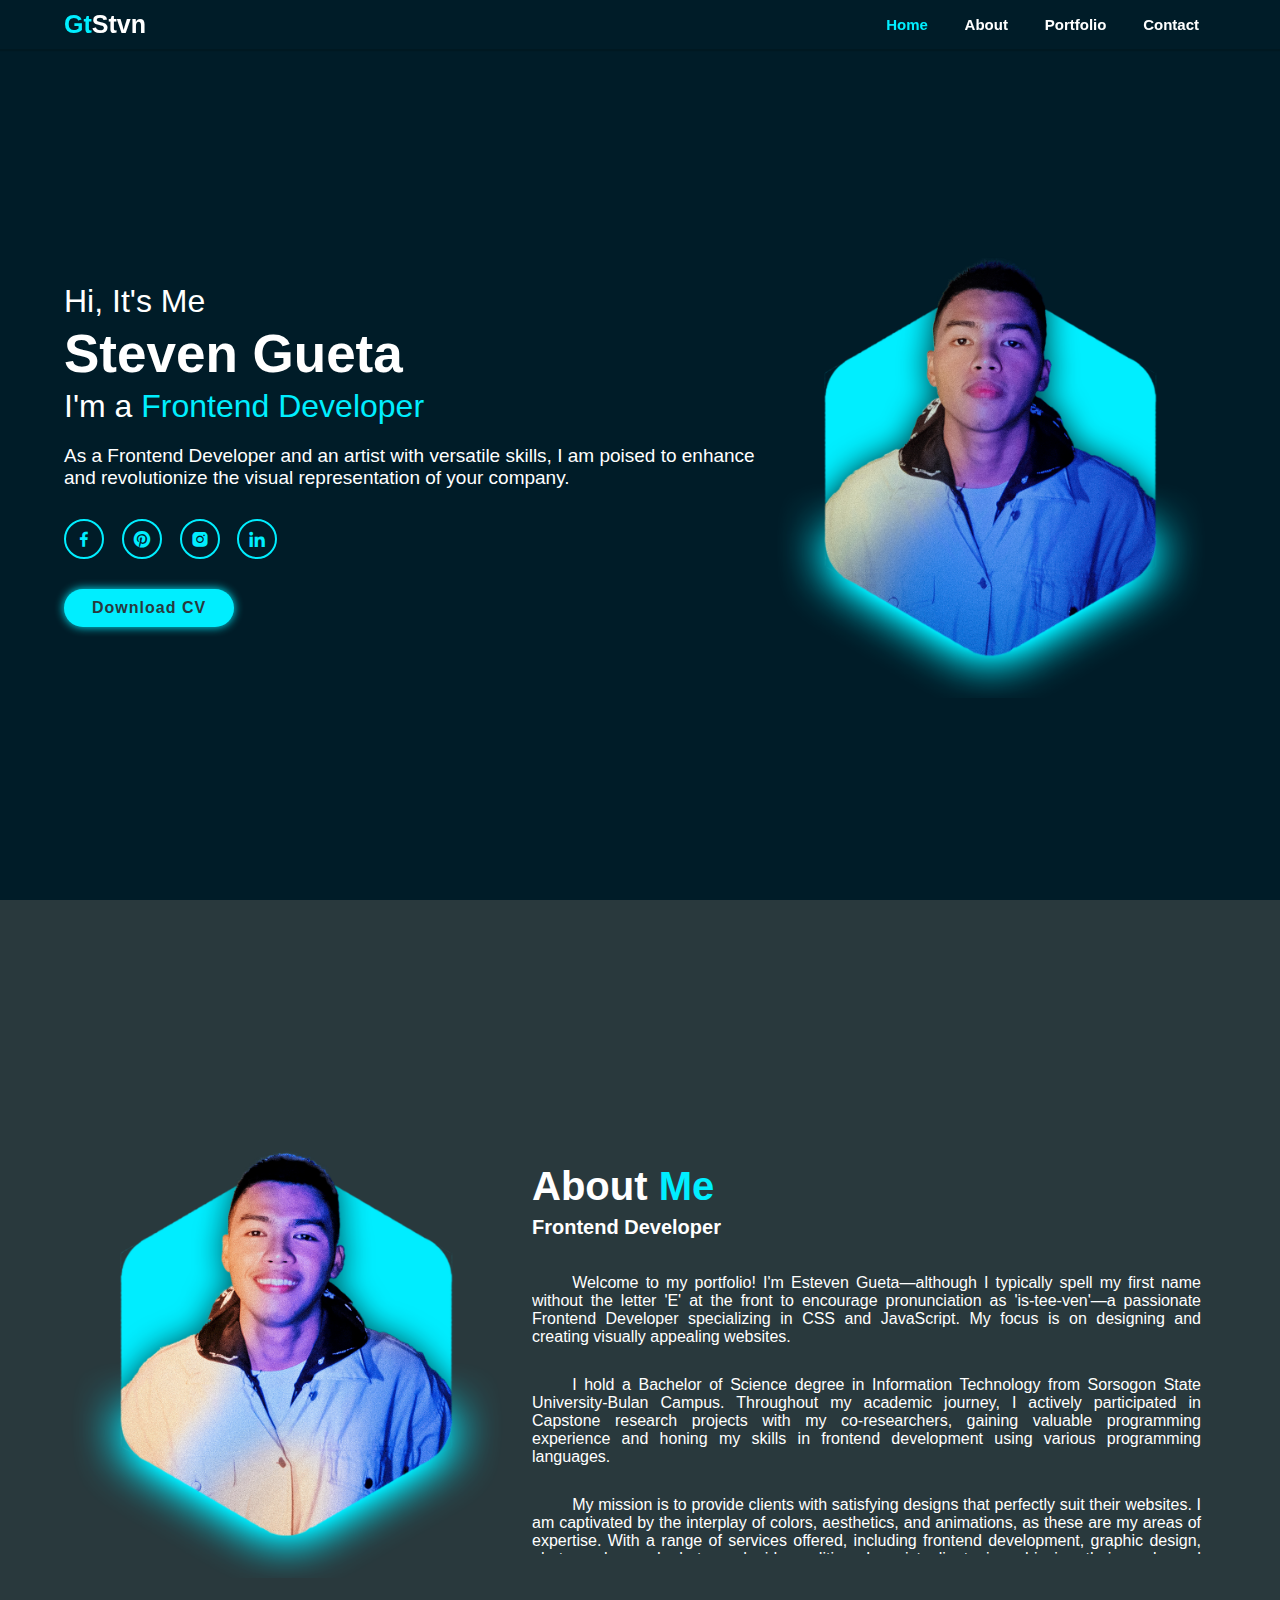
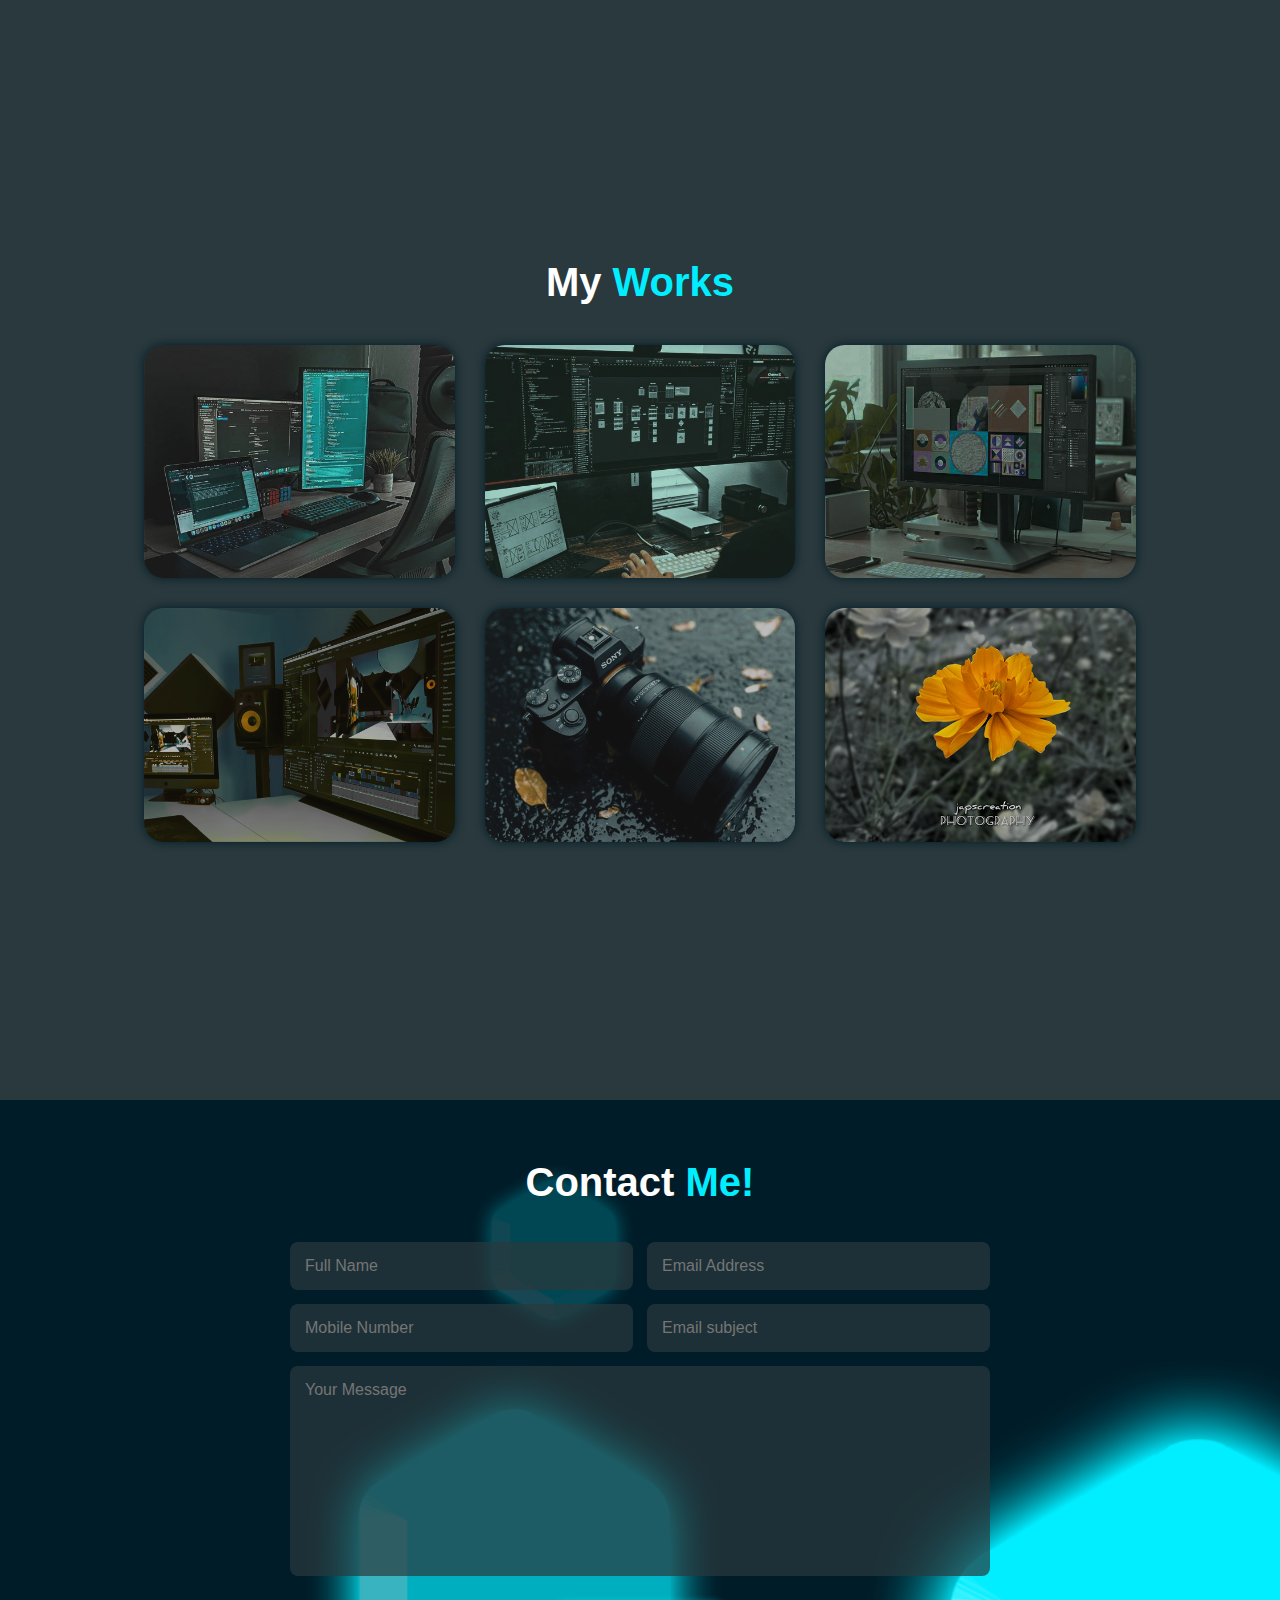
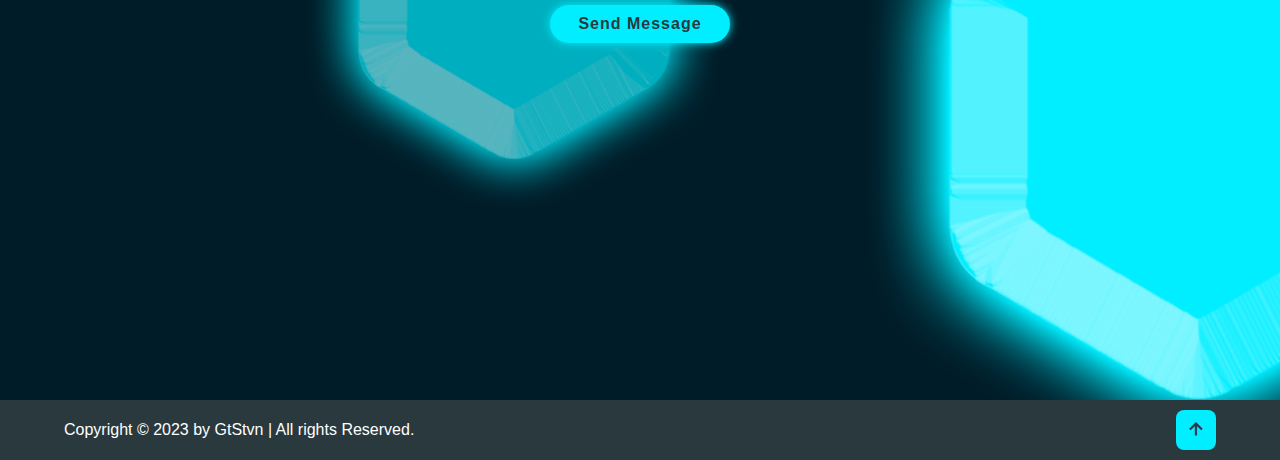
<file: index.html>
<!DOCTYPE html>
<html lang="en">

<head>
    <meta charset="UTF-8">
    <meta http-equiv="X-UA-Compatible" content="IE=edge">
    <meta name="viewport" content="width=device-width, initial-scale=1.0">
    <title>GtStvn</title>

    <link href='https://unpkg.com/boxicons@2.1.4/css/boxicons.min.css' rel='stylesheet'>

    <!-- custom css-->
    <link rel="stylesheet" href="style.css">
</head>

<body>

    <!-- header design-->
    <header class="header">
        <a href="#" class="logo"><span>Gt</span>Stvn</a> 
        <input type="checkbox" id="nav_check" hidden>
        

        <nav class="navbar">
            <div class="navmobile-header">
                <h1 class="logo2"><span>Gt</span>Stvn</h1>
                <img class="navimage2" src="images/diamond.png" alt="">
            </div>


            <label class="linenav">
                <div></div>
            </label>
            
            <ul>
                <img class="navimage1" src="images/diamond.png" alt="">
            <a href="#home" class="active">Home</a>
            <a href="#about">About</a>
            <!-- <a href="#services">Services</a> -->
            <a href="#portfolio">Portfolio</a>
            <a href="#contact">Contact</a>
        </ul>

        <img class="navimage" src="images/diamond.png" alt="">
        </nav>

        <label for="nav_check" class="hamburger">
            <div></div>
            <div></div>
            <div></div>
        </label>
    </header>

    <!--home section design -->
    <section class="home" id="home">
        <div class="container>">
            <div class="home-content">
                <h3>Hi, It's Me</h3>
                <h1>Steven Gueta</h1>
                <h3>I'm a <span>Frontend Developer</span></h3>
                <p> As a Frontend Developer and an artist with versatile skills, I am poised to
                    enhance and revolutionize the visual representation of your company. </p>
                    <div class="social-media">
                        <a href="https://web.facebook.com/gtstvn/" target="_blank">
                            <i class='bx bxl-facebook' ></i></a>
                        <a href="https://www.pinterest.ph/japscreation24/" target="_blank"><i class='bx bxl-pinterest'></i></a>
                        <a href="https://www.instagram.com/stvn_243/" target="_blank">
                            <i class='bx bxl-instagram-alt' ></i></a>
                        <a href="#"><i class='bx bxl-linkedin' ></i></a>
                        
                    </div>
                <a href="resources/EstevenGueta_Resume.pdf" download="Gueta Esteven (Resume)" class="btn">Download CV</a>
            </div>
        </div>
        <div class="home-img">
            <img src="images/home1orig.png" alt="">
        </div>
    </section>

    <!-- about section-->
    <section class="about" id="about">
        <div class="about-img ">
            <img src="images/aboutorig.png" alt="">
        </div>

        <div class="container">
            <div class="about-content">
                <h2 class="heading">About <span>Me</span></h2>
                <h3>Frontend Developer</h3>
                    <div class="paragraph-container">
                        <p>Welcome to my portfolio! I'm Esteven Gueta—although I typically spell my first name without the letter 'E' at the
                            front to encourage pronunciation as 'is-tee-ven'—a passionate Frontend Developer specializing in CSS and JavaScript.
                            My focus is on designing and creating visually appealing websites.</p>
                        <p>I hold a Bachelor of Science degree in Information Technology from Sorsogon State University-Bulan Campus.
                            Throughout my academic journey, I actively participated in Capstone research projects with my co-researchers,
                            gaining valuable programming experience and honing my skills in frontend development using various programming
                            languages.</p>
                        <p>My mission is to provide clients with satisfying designs that perfectly suit their websites. I am captivated by
                            the interplay of colors, aesthetics, and animations, as these are my areas of expertise. With a range of services
                            offered, including frontend development, graphic design, photography, and photo and video editing, I assist clients
                            in achieving their goals and objectives.</p>
                        <p>Beyond work, I enjoy exercising and occasionally hitting the gym. In my free time, I find inspiration by watching 
                            professional programmers on YouTube and indulging in movies. These activities contribute to maintaining a 
                            well-rounded perspective, fueling my creativity in programming and nurturing my passion for filming and other 
                            digital endeavors.</p>
                    </div>
            </div>
        </div>
    </section>

<!-- 
    services section design
    <section class="services" id="services">

        <div class="container">
            <h2 class="heading">Recent <span>Projects</span></h2>

            <div class="services-container">
                <div class="services-box">
                    <i class='bx bx-code-alt'></i>
                    <h3>Web Development</h3>
                    <a class="btn">See More</a>
                </div>
                <div class="services-box">
                    <i class='bx bxs-paint'></i>
                    <h3>Graphic Design</h3>
                    <a class="btn">See More</a>
                </div> 
                <div class="services-box">
                    <i class='bx bx-mobile-alt'></i>
                    <h3>Mobile Photography</h3>
                    <a class="btn">See More</a>
                </div>
                <div class="services-box">
                    <i class='bx bxs-videos'></i>
                    <h3>Video Editing</h3>
                    <a class="btn">See More</a>
                </div>
                
            </div>

        </div>
    </section> -->


<!-- portfolio section design-->
    <section class="portfolio" id="portfolio">
        <div class="container">
            <h2 class="heading">My <span>Works</span></h2>

            <div class="portfolio-container">

                <div class="portfolio-box">
                    <img src="images/webdevelopment.jpg" alt="">
                    <div class="portfolio-layer">
                        <h4>Web Development</h4>
                        <p>I create modern and responsive websites tailored to your needs.</p>
                        <a href="wd.html" target="_blank" ><i class='bx bx-link-external'></i></a>
                    </div>
                </div>
    
                <div class="portfolio-box">
                    <img src="images/webdesign.jpg" alt="">
                    <div class="portfolio-layer">
                        <h4>Web Design</h4>
                        <p>My web design services blend creativity and functionality to create visually appealing and user-friendly websites</p>
                        <a href="wdsn.html" target="_blank"><i class='bx bx-link-external'></i></a>
                    </div>
                </div>
    
                <div class="portfolio-box">
                    <img src="images/graphic design.jpg" alt="">
                    <div class="portfolio-layer">
                        <h4>Graphic Design</h4>
                        <p>I strive to create visually stunning and impactful designs that leave a lasting impression.</p>
                        <a href="grd.html" target="_blank"><i class='bx bx-link-external'></i></a>
                    </div>
                </div>
    
                <div class="portfolio-box">
                    <img src="images/videoediting.jpg" alt="">
                    <div class="portfolio-layer">
                        <h4>Video Editing</h4>
                        <p>My video editing services enhance your raw footage and transform it into captivating and polished videos.</p>
                        <a href="ve.html" target="_blank" ><i class='bx bx-link-external'></i></a>
                    </div>
                </div> 
    
                <div class="portfolio-box">
                    <img src="images/photography1.jpg" alt="">
                    <div class="portfolio-layer">
                        <h4>Photography</h4>
                        <p>Whether it's portraits, events, or product photography, I aim to deliver captivating images that tell a story.</p>
                        <a href="mp.html" target="_blank"><i class='bx bx-link-external'></i></a>
                    </div>
                </div>
    
                <div class="portfolio-box">
                    <img src="images/t4.png" alt="">
                    <div class="portfolio-layer">
                        <h4>Film Making</h4>
                        <p>With my film making services, I bring stories to life through the power of visuals.</p>
                        <a href="fm.html" target="_blank"><i class='bx bx-link-external'></i></a>
                    </div>
                </div>
            </div>
        </div>
    </section>


    <!--contact section design--->
    <section class="contact" id="contact">
        <div class="container">
            <img class="diamondcontact2" src="images/diamond.png" alt="">
            <h2 class="heading">Contact <span>Me!</span></h2>
         
            <form action="#">
                <div class="input-box">
                    <input type="text" placeholder="Full Name">
                    <input type="email" placeholder="Email Address">
                </div>
                <div class="input-box">
                    <input type="number" placeholder="Mobile Number">
                    <input type="text" placeholder="Email subject">
                </div>
                <img class="diamondcontact1" src="images/diamond.png" alt="">
                <img class="diamondcontact" src="images/diamond.png" alt="">
                <textarea name="" id="" cols="30" rows="10" placeholder="Your Message"></textarea>
                <input type="submit" value="Send Message" Class="btn">

               
            </form>
            
        </div>
    </section>

    <!-- footer design-->
    <footer class="footer">
        <div class="footer-text">
            <p>Copyright &copy; 2023 by GtStvn | All rights Reserved.</p>
        </div>

        <div class="footer-iconTop">
            <a href="#home"><i class='bx bx-up-arrow-alt'></i></a>
        </div>
    </footer>


    <!-- ---- scroll reveal ----- -->
    <!-- <script src="https://unpkg.com/scrollreveal"></script> -->

    <script src="script.js"></script>
<!-- 
    <script src="https://unpkg.com/scrollreveal"></script>
    <script>
        const sr = ScrollReveal(); -->
        <!-- // Your ScrollReveal configuration and reveal code -->
    </script>
</body>
</html>
</file>
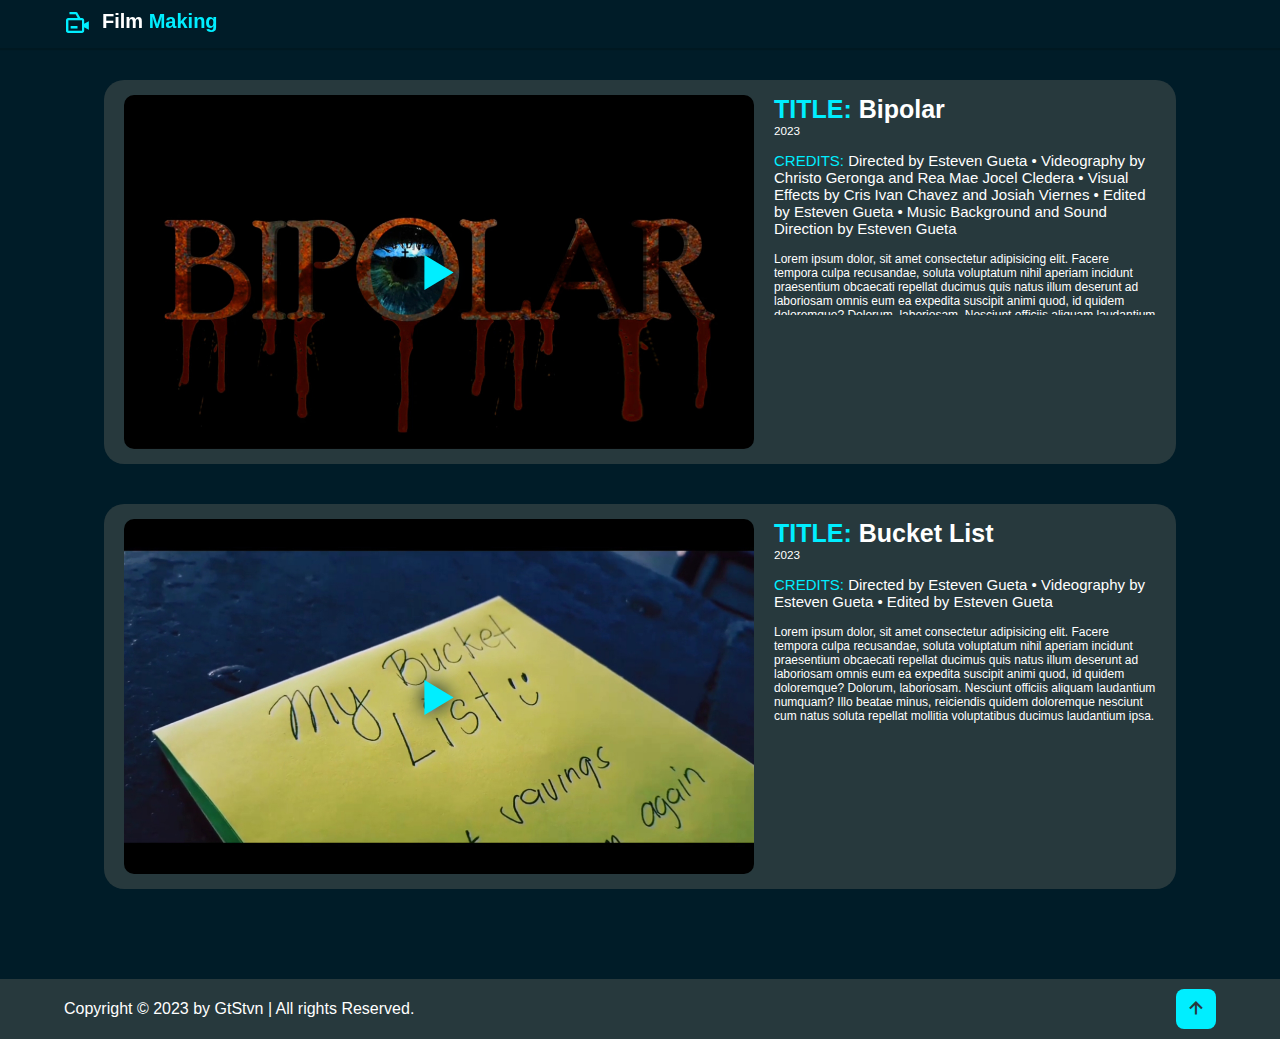
<file: fm.html>
<!DOCTYPE html>
<html lang="en">
<head>
    <meta charset="UTF-8">
    <meta name="viewport" content="width=device-width, initial-scale=1.0">
    <title>Film Making</title>
    <link href='https://unpkg.com/boxicons@2.1.4/css/boxicons.min.css' rel='stylesheet'>
    <link rel="stylesheet" href="svcs.css">
</head>
<body>
    <header class="services-header">
        <div class="mp-heading">
            <i class='bx bx-video-recording'></i>
            <h1>Film <span>Making</span></h1>
        </div>
    </header>
<section class="svcs-section">

            <div class="fm-box-cont">

            <div class="fm-box">
                <div class="fm-content-img">
                    <a class="play" href="https://drive.google.com/file/d/1VyUTlw_nvycDcVNc74GwJaglVudklBKB/view?usp=sharing" target="_blank" ><i class='bx bx-play'></i></a>
                    <img src="images/fm/bipolar.jpg" alt="">
                </div>

                <div class="fm-content">
                    <h1><span>TITLE: </span>Bipolar</h1>
                    <h3>2023</h3>
                    <h2><span>CREDITS: </span>Directed by Esteven Gueta • Videography by Christo Geronga and Rea Mae Jocel Cledera •
                        Visual Effects by Cris Ivan Chavez and Josiah Viernes • Edited by Esteven Gueta • Music Background and Sound Direction by Esteven Gueta</h2>
                    <p>Lorem ipsum dolor, sit amet consectetur adipisicing elit. Facere tempora culpa recusandae, soluta voluptatum 
                        nihil aperiam incidunt praesentium obcaecati repellat ducimus quis natus illum deserunt ad laboriosam omnis 
                        eum ea expedita suscipit animi quod, id quidem doloremque? Dolorum, laboriosam. Nesciunt officiis aliquam 
                        laudantium numquam? Illo beatae minus, reiciendis quidem doloremque nesciunt cum natus soluta repellat mollitia 
                        voluptatibus ducimus laudantium ipsa.</p>
                        <p>Lorem ipsum dolor sit amet, consectetur adipisicing elit. Error qui aut nobis nam assumenda sint ex reprehenderit maiores odio similique excepturi soluta illum, possimus ea nemo voluptate praesentium consectetur veritatis voluptates voluptatem voluptatum. In nemo libero quibusdam repellendus. Atque maiores delectus voluptas enim, placeat consequuntur? Pariatur beatae minus in. Quisquam sit ipsum illum dolorum quam odit iusto molestiae quo veniam in eligendi nihil a similique voluptate totam, dolore fugiat quod at voluptates sequi doloremque deleniti! Consequatur, velit nemo? Ullam dignissimos eaque maxime, unde optio vero rerum, laudantium reprehenderit sapiente eum a repellat non sint repellendus maiores voluptates, error similique pariatur!</p>
                </div>
            </div>

            <div class="fm-box">
                <div class="fm-content-img">
                    <a class="play" href="https://drive.google.com/file/d/17foB-mF5ry3vXr9r2_UNAtVfDiMvL2fm/view?usp=sharing" target="_blank" ><i class='bx bx-play'></i></a>
                    <img src="images/fm/bucket list.jpg" alt="">
                </div>

                <div class="fm-content">
                    <h1><span>TITLE: </span>Bucket List</h1>
                    <h3>2023</h3>
                    <h2><span>CREDITS: </span>Directed by Esteven Gueta • Videography by Esteven Gueta • Edited by Esteven Gueta</h2>
                    <p>Lorem ipsum dolor, sit amet consectetur adipisicing elit. Facere tempora culpa recusandae, soluta voluptatum 
                        nihil aperiam incidunt praesentium obcaecati repellat ducimus quis natus illum deserunt ad laboriosam omnis 
                        eum ea expedita suscipit animi quod, id quidem doloremque? Dolorum, laboriosam. Nesciunt officiis aliquam 
                        laudantium numquam? Illo beatae minus, reiciendis quidem doloremque nesciunt cum natus soluta repellat mollitia 
                        voluptatibus ducimus laudantium ipsa.</p>
                        <p>Lorem ipsum dolor sit amet, consectetur adipisicing elit. Error qui aut nobis nam assumenda sint ex reprehenderit maiores odio similique excepturi soluta illum, possimus ea nemo voluptate praesentium consectetur veritatis voluptates voluptatem voluptatum. In nemo libero quibusdam repellendus. Atque maiores delectus voluptas enim, placeat consequuntur? Pariatur beatae minus in. Quisquam sit ipsum illum dolorum quam odit iusto molestiae quo veniam in eligendi nihil a similique voluptate totam, dolore fugiat quod at voluptates sequi doloremque deleniti! Consequatur, velit nemo? Ullam dignissimos eaque maxime, unde optio vero rerum, laudantium reprehenderit sapiente eum a repellat non sint repellendus maiores voluptates, error similique pariatur!</p>
                </div>
            </div>


        </div>

    </section>

    <footer class="footer">
        <div class="footer-text">
            <p>Copyright &copy; 2023 by GtStvn | All rights Reserved.</p>
        </div>

        <div class="footer-iconTop">
            <a href="#"><i class='bx bx-up-arrow-alt'></i></a>
        </div> 

    </footer>
    
</body>
</html>
</file>
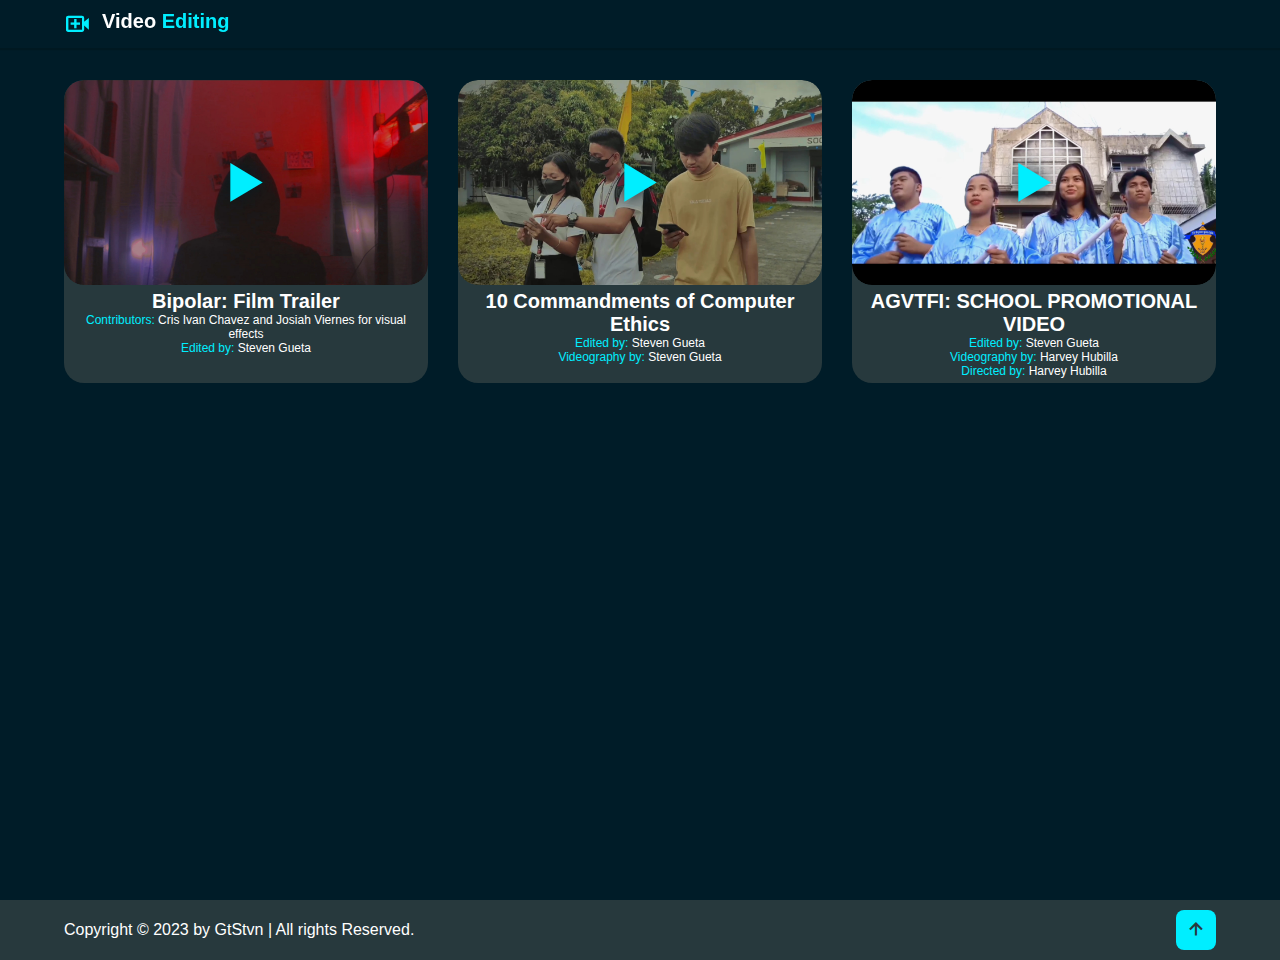
<file: ve.html>
<!DOCTYPE html>
<html lang="en">
<head>
    <meta charset="UTF-8">
    <meta name="viewport" content="width=device-width, initial-scale=1.0">
    <title>Video Editing</title>
    <link href='https://unpkg.com/boxicons@2.1.4/css/boxicons.min.css' rel='stylesheet'>
    <link rel="stylesheet" href="svcs.css">
</head>
<body>
    <header class="services-header">
        <div class="mp-heading">
            <i class='bx bx-video-plus'></i>
            <h1>Video <span>Editing</span></h1>
        </div>
    </header>
<section class="svcs-section">

    <div class="ve-parentcont">

        <div class="ve-box">
            <div class="imgcont-box">
                <a class="play" href="https://drive.google.com/file/d/10ZXJvpkCO4DWfycMqQZHk7bKO8BXA0LE/view?usp=sharing" target="_blank" ><i class='bx bx-play'></i></a>
                <img src="images/ve/bipolar.jpg" alt="">
            </div>
            <div class="ve-content">
                <h1>Bipolar: Film Trailer</h1>
                <p><span>Contributors: </span>Cris Ivan Chavez and Josiah Viernes for visual effects</p>
                <p><span>Edited by: </span>Steven Gueta</p>
            </div>
        </div>

        <div class="ve-box">
            <div class="imgcont-box">
                <a class="play" href="https://drive.google.com/file/d/1hhSTcYqStA5nxQiXnJCQLtVW-cJyeMPW/view?usp=sharing" target="_blank" ><i class='bx bx-play'></i></a>
                <img src="images/ve/10commandments.jpg" alt="">
            </div>
            <div class="ve-content">
                <h1>10 Commandments of Computer Ethics</h1>
                <p><span>Edited by: </span>Steven Gueta</p>
                <p><span>Videography by: </span>Steven Gueta</p>
            </div>
        </div>

        <div class="ve-box">
            <div class="imgcont-box">
                <a class="play" href="https://drive.google.com/file/d/1kZndiFiai-CulzycZsD0WBeyyMxU4Q8t/view?usp=sharing" target="_blank" ><i class='bx bx-play'></i></a>
                <img src="images/ve/AG PROMOTIONAL VIDEO.jpg" alt="">
            </div>
            <div class="ve-content">
                <h1>AGVTFI: SCHOOL PROMOTIONAL VIDEO</h1>
                <p><span>Edited by: </span>Steven Gueta</p>
                <p><span>Videography by: </span>Harvey Hubilla</p>
                <p><span>Directed by: </span>Harvey Hubilla</p>
            </div>
        </div>




    </div>


</section>

    <footer class="footer">
        <div class="footer-text">
            <p>Copyright &copy; 2023 by GtStvn | All rights Reserved.</p>
        </div>

         <div class="footer-iconTop">
            <a href="#"><i class='bx bx-up-arrow-alt'></i></a>
        </div> 
    </footer>
        
</body>
</html>
</file>
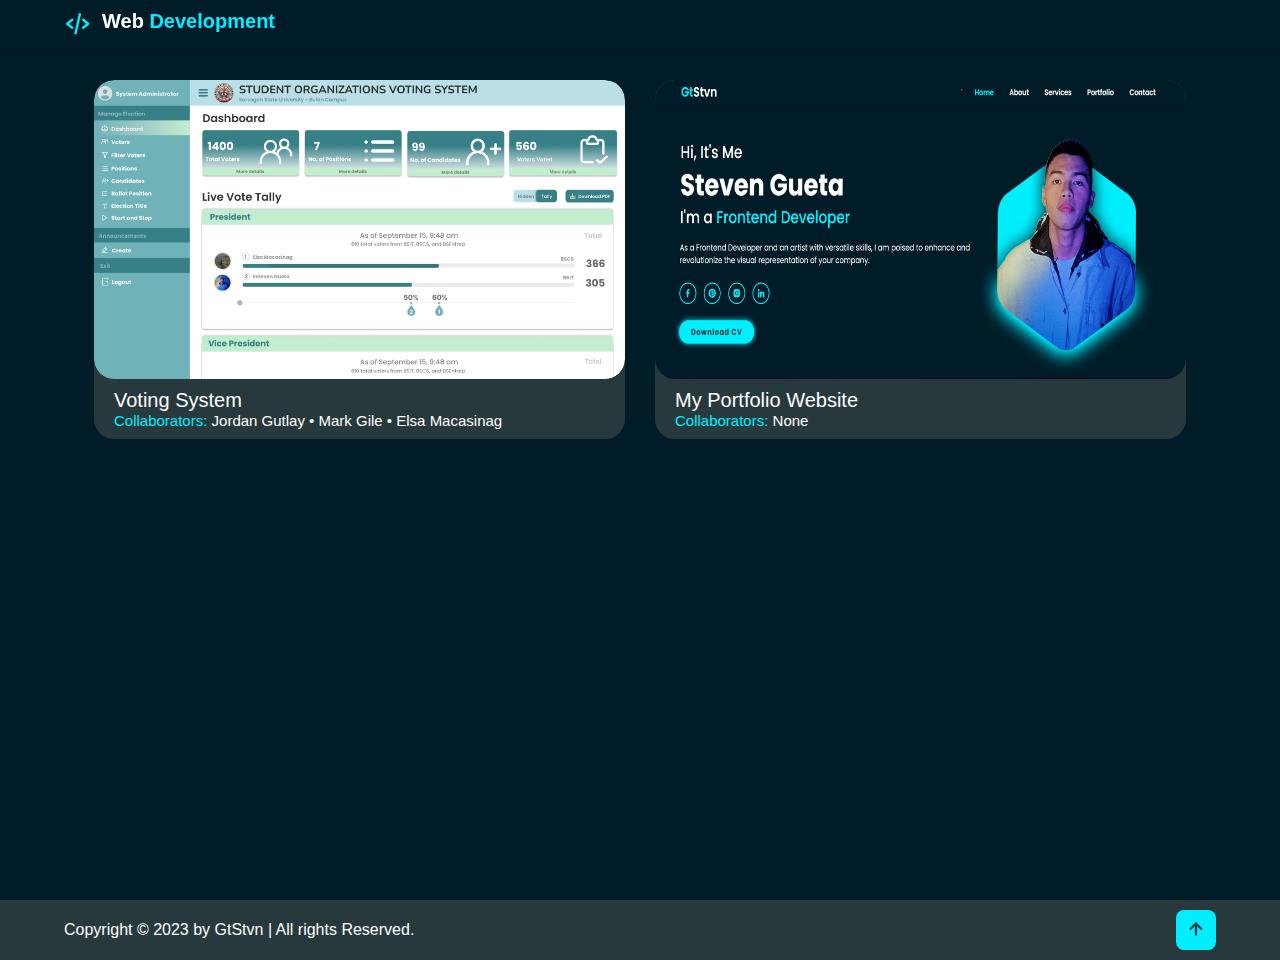
<file: wd.html>
<!DOCTYPE html>
<html lang="en">
<head>
    <meta charset="UTF-8">
    <meta name="viewport" content="width=device-width, initial-scale=1.0">
    <title>Web Development</title>
    <link href='https://unpkg.com/boxicons@2.1.4/css/boxicons.min.css' rel='stylesheet'>
    <link rel="stylesheet" href="svcs.css">
</head>
<body>
    <header class="services-header">
        <div class="mp-heading">
            <i class='bx bx-code-alt'></i>
            <h1>Web <span>Development</span></h1>
        </div>
    </header>
<section class="svcs-section">
    <div class="wdsn-parentcont">

        <div class="wdsn-box">
            <div class="imgcont-box">
                <a href="" ><i class='bx bx-search-alt'></i></a> 
                <img src="images/wdvmt/voting system.png" alt="">
            </div>
            <div class="wdsn-content">
                <h1>Voting System</h1>
                <h2><span>Collaborators: </span>Jordan Gutlay • Mark Gile • Elsa Macasinag</h2>
            </div>
        </div>

        <div class="wdsn-box">
            <div class="imgcont-box">
                <img src="images/wdvmt/portwebsteven.jpg" alt="">
            </div>
            <div class="wdsn-content">
                <h1>My Portfolio Website</h1>
                <h2><span>Collaborators: </span>None</h2>
            </div>
        </div>


    </div>

</section>

    <footer class="footer">
        <div class="footer-text">
            <p>Copyright &copy; 2023 by GtStvn | All rights Reserved.</p>
        </div>

        <div class="footer-iconTop">
            <a href="#"><i class='bx bx-up-arrow-alt'></i></a>
        </div> 
    </footer>
    
</body>
</html>
</file>
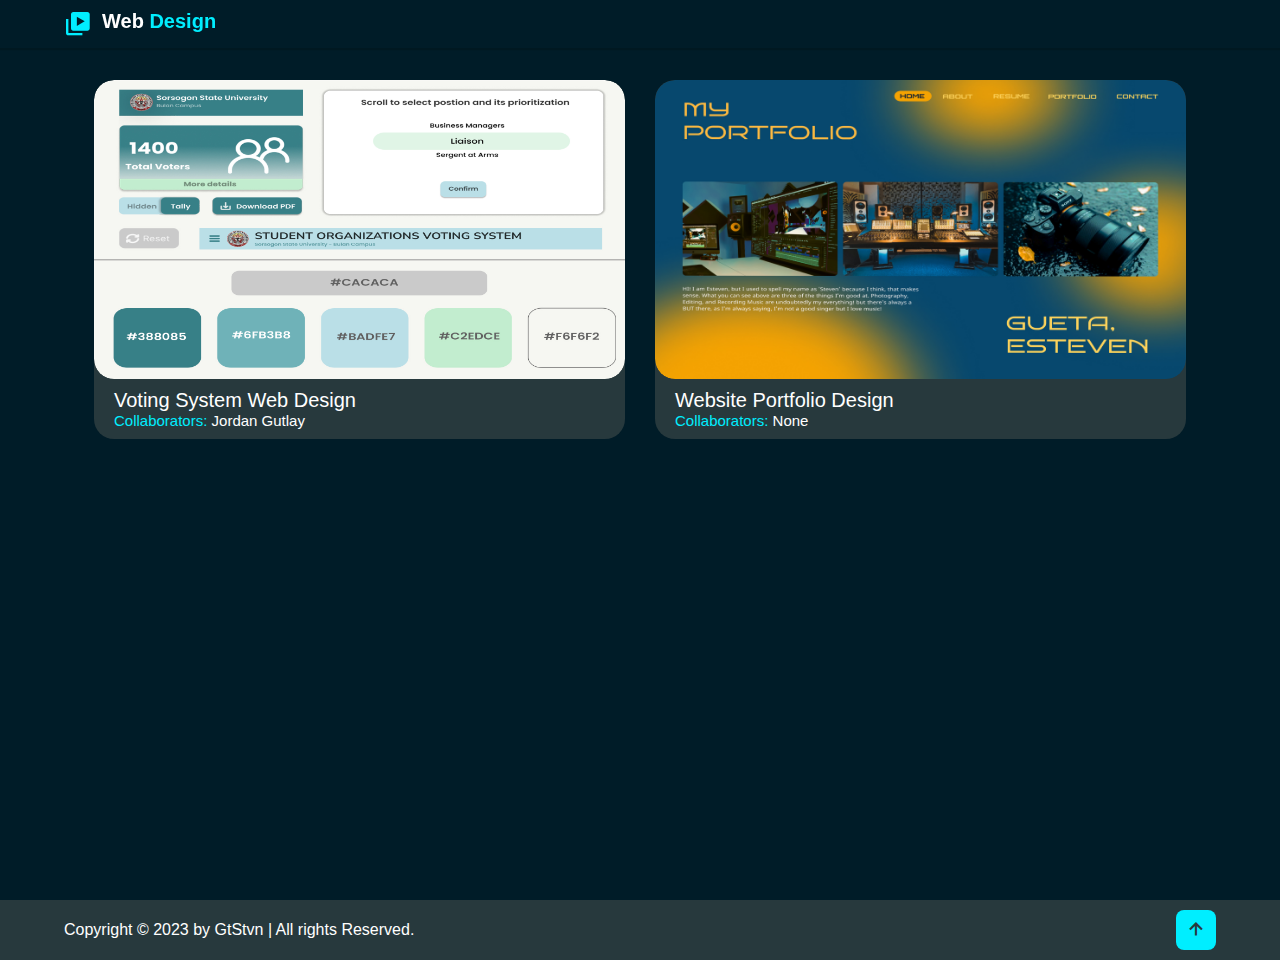
<file: wdsn.html>
<!DOCTYPE html>
<html lang="en">
<head>
    <meta charset="UTF-8">
    <meta name="viewport" content="width=device-width, initial-scale=1.0">
    <title>Web Design</title>
    <link href='https://unpkg.com/boxicons@2.1.4/css/boxicons.min.css' rel='stylesheet'>
    <link rel="stylesheet" href="svcs.css">
</head>
<body>
    <header class="services-header">
        <div class="mp-heading">
            <i class='bx bxs-videos'></i>
            <h1>Web <span>Design</span></h1>
        </div>
    </header>
<section class="svcs-section">
    <div class="wdsn-parentcont">

        <div class="wdsn-box">
            <div class="imgcont-box">
                <a href="https://www.figma.com/file/TQFp1AK1ztC5BvyzbKMLko/Voting-System-Prototype-V2-Collab?type=design&mode=design&t=3mSNWwII6bt1iBsb-0" target="_blank" ><i class='bx bx-search-alt'></i></a>
                <img src="images/wd/votingsys.jpg" alt="">
            </div>
            <div class="wdsn-content">
                <h1>Voting System Web Design</h1>
                <h2><span>Collaborators: </span>Jordan Gutlay</h2>
            </div>
        </div>

        <div class="wdsn-box">
            <div class="imgcont-box">
                <a href="https://www.figma.com/file/XXQWMfNct1OZeizcVmOnd2/Untitled?type=design&node-id=1-2&mode=design&t=3mSNWwII6bt1iBsb-0" target="_blank" ><i class='bx bx-search-alt'></i></a>
                <img src="images/wd/portfolio design blue.jpg" alt="">
            </div>
            <div class="wdsn-content">
                <h1>Website Portfolio Design</h1>
                <h2><span>Collaborators: </span>None</h2>
            </div>
        </div>


    </div>
    
</section>

    <footer class="footer">
        <div class="footer-text">
            <p>Copyright &copy; 2023 by GtStvn | All rights Reserved.</p>
        </div>

        <div class="footer-iconTop">
            <a href="#"><i class='bx bx-up-arrow-alt'></i></a>
        </div>
    </footer>
    
</body>
</html>
</file>
<file: style.css>
* {
    margin: 0;
    padding: 0;
    box-sizing: border-box;
    text-decoration: none; 
    border: none;
    outline: none;
    scroll-behavior: smooth;
    font-family: 'poppins'/*arial*/, sans-serif;
}

:root {
    --bg-color: #001c28; /* dati na kulay #1f242d*/
    --second-bg-color: rgb(41, 57, 61) ; 
    --text-color: #fff;
    --main-color: #0ef;
}

html {
    font-size: 62.5%;
    overflow-x: hidden;
}

body {
    background: var(--bg-color);
    color: var(--text-color);
}

section {
    min-height: 100vh;
    padding: 6rem 5% 5rem;
} 

.header {
    position: fixed;
    top: 0;
    left: 0;
    width: 100%;
    padding: 1rem 5%;
    background: var(--bg-color);
    display: flex;
    justify-content: space-between;
    align-items: center;
    z-index: 100;
    box-shadow: 0 2px 1px #001821 ;
}

.header.sticky {
    border-bottom: .1rem solid rgba(0, 0, 0, .2);
}

.logo {
    font-size: 2.5rem;
    color: var(--text-color);
    font-weight: 600;
    cursor: default;
}

.logo2 {
    display: none;
}


.navbar a {
    color: white;
    margin: 0 2px;
    font-size: 15px;
    font-weight: 600;
    padding: 1px 15px;
    border-radius: 3px;
}

.navbar a:hover {
    background: #f6f4ff;
    color: var(--bg-color);

}

.navbar a.active {
    color: var(--main-color);
}

.navbar a.active:hover {
    color: var(--bg-color);
}

.navbar .navimage2 {
    display: none;
}

.navbar .navimage1 {
    display: none;
}

.navbar .navimage {
    display: none;
}
.hamburger {
    display: none;
    height: fit-content;
    cursor: pointer;
    padding: 3px 4px;
    border-radius: 5px;
    transition: 0.2s;
}


.hamburger:hover {
    background: var(--second-bg-color);
}

/* lines for menu icon*/
.hamburger div {
    width: 20px;
    height: 3px;
    margin: 3px 0;
    background: #f6f4ff;
    border-radius: 2px;
}

.linenav {
    display: none;
    height: fit-content;
    cursor: default;
    border-radius: 5px;
    transition: 0.2s;
    padding-top: 10px;
}

.linenav div {
    width: 100%;
    height: 3px;
    margin: 3px 0;
    background: #f6f4ff;
    opacity: 15%;
    border-radius: 2px;
    cursor: default;
}

/* This is to make home pic align at the right and text at the left*/
.home {
    display: flex;
    justify-content: center;
    align-items: center;
}


.home-img img {
    width: 35vw;
    padding-top: 4rem;
    animation: floatImage 3s ease-in-out infinite; 
}

@keyframes floatImage { 
    0% {
        transform: translateY(0);
    }
    50% {
        transform: translateY(-2.4rem);
    }
    100% {
        transform: translateY(0);
    }
}

.home-content h3 {
    font-size: 3.2rem;
    font-weight: 500;
}

.home-content h3:nth-of-type(2) {
    margin-bottom: 2rem;
}

span {
    color: var(--main-color);
}


.home-content h1 {
    font-size: 5.3rem;
    font-weight: 700;
    line-height: 1.3;
} 

.home-content p {
    font-size: 1.9rem;
}

.social-media a {
    display: inline-flex;
    justify-content: center;
    align-items: center;
    width: 4rem;
    height: 4rem;
    background: transparent;
    border: .2rem solid var(--main-color);
    border-radius: 50%;
    font-size: 2rem;
    color: var(--main-color);
    margin: 3rem 1.5rem 3rem 0;
    transition: .4s ease;
}

.social-media a:hover {
    background: var(--main-color);
    color: var(--second-bg-color);
    box-shadow: 0 0 1rem var(--main-color);

}

.btn {
    display: inline-block;
    padding: 1rem 2.8rem;
    background: var(--main-color);
    border-radius: 4rem;
    box-shadow: 0 0 1rem var(--main-color);
    font-size: 1.6rem;
    color: var(--second-bg-color);
    letter-spacing: 0.1rem;
    font-weight: 700;
    transition: .2s ease;
}
 .btn:hover {
    box-shadow: none;
 }

 .about {
    display: flex;
    justify-content: center;
    align-items: center;
    gap: 2rem;
    background: var(--second-bg-color)
 }

 .about-img img {
    width: 35vw;
    transition-duration: 1s;
 }

 .about-img img:hover {
    transform: skew(10deg, 10deg);
 }

 .about p {
    text-indent: 6%;
 }


 .heading {
    text-align: center;
    font-size: 4rem;
 }

 .about-content h2 {
    text-align: left;
    line-height: 1.5;
 }

 .about-content h3 {
    font-size: 2rem;
    margin-bottom: 1.5rem;
 }

 .about-content p{
    text-align: justify;
    font-size: 1.6rem;
    margin: 2rem 0 3rem;
 }
 
    .paragraph-container::-webkit-scrollbar {
    width: 6px;
    background: #374f54;
    border-radius: 10px;
  } 

  .paragraph-container::-webkit-scrollbar-thumb {
    background: var(--main-color);
    border-radius: 5px;
  }


  
 .paragraph-container {
    position: relative;
    width: auto;
    height: 300px; 
    overflow: auto;
  }

  .paragraph-container P {
    margin-right: 1.5rem;
  }
  

 .services h2 {
    margin-bottom: 5rem;
 }

.services-container {
    display: flex;
    grid-template-columns: repeat(3, 1fr);
    justify-content: center;
    align-items: center;
    flex-wrap: wrap;
    gap: 2rem;
 }

 .services-container .services-box {
    /*flex: 1 1 30rem;*/
    width: 260px;
    height: 230px;
    background: var(--second-bg-color);
    padding: 3rem 2rem 4rem;
    border-radius: 2rem;
    text-align: center;
    border: .2rem solid var(--bg-color);
    transition: 0.3s ease;
}

.services-container .services-box:hover {
    border-color: var(--main-color);
    transform: scale(1.02);
}

.services-box i {
    font-size: 7rem;
    color: var(--main-color);
    cursor: pointer;
}

.services-box h3 {
    font-size: 2rem;
}

.services-box p {
    font-size: 1.6rem;
    margin: 1rem 0 3rem;
}

.services-box .btn {
    margin-top: 2rem;
}

.portfolio {
    background: var(--second-bg-color);
}


.portfolio h2 {
    margin-bottom: 4rem;
}

.portfolio-container {
    display: grid;
    grid-template-columns: repeat(3, 1fr);
    align-items: center;
    gap: 3rem;
    padding: 0 8rem;
}

.portfolio-container .portfolio-box {
    position: relative;
    border-radius: 2rem;
    box-shadow: 0 0 1rem var(--bg-color);
    overflow: hidden;
    display: flex;
}

.portfolio-box img {
    width: 100%; 
    transition: .3s ease;

}
.portfolio-box:hover img {
    transform: scale(1.1);
}

.portfolio-box .portfolio-layer {
    position: absolute;
    bottom: 0;
    left: 0;
    width: 100%;
    height: 100%;
    background: linear-gradient(rgba(0, 0, 0, .1), var(--main-color)); /* this line produces gradient infront of the pictures*/
    /* the following is for aligning texts at the center*/
    display: flex;
    justify-content: center;
    align-items: center;
    flex-direction: column; /*letting the text enter to the next line */
    text-align: center;
    padding: 0 4rem;
    transform: translateY(100%); /* addded - making the gradient and texts disappear*/
    transition: .3s ease; /* added 2 - gradient will emerge from the bottom */
}

/* added 2 - to appear gradient upon hover */
.portfolio-box:hover .portfolio-layer {
    transform: translateY(0%);
}

.portfolio-layer h4 {
    font-size: 2.5rem;
}

.portfolio-layer p {
    font-size: 1.2rem;
    margin: .3rem 0 1rem;
}

/* for the background holder of the sign */
.portfolio-layer a {
    display: inline-flex;
    justify-content: center;
    align-items: center;
    width: 5rem;
    height: 5rem;
    background: var(--text-color);
    border-radius: 50%;
}


.portfolio-layer a i {
    font-size: 2rem;
    color: var(--second-bg-color);
}

.portfolio-layer a:hover {
    background: var(--bg-color);
}

.portfolio-layer a:hover i {
    color: var(--text-color);
}

.contact {
    overflow: hidden;
    position: relative;
}

.contact h2 {
    margin-bottom: 3rem;
}

.contact form {
    max-width: 70rem;
    margin: 1rem auto;
    text-align: center;
    margin-bottom: 3rem;

}

.contact form .input-box {
    display: flex;
    justify-content: space-between;
    flex-wrap: wrap;
}

.contact form .input-box input,
.contact form textarea {
    width: 100%;
    padding: 1.5rem;
    font-size: 1.6rem;
    color: var(--text-color);
    background-color: rgba(41, 57, 61, 0.7);
    border-radius: .8rem;
    margin: .7rem 0;
    /* opacity: 70%; */
}

.contact form .input-box input {
    width: 49%;
}

.contact form textarea {
    resize: none;
}

.contact form .btn {
    margin-top: 2rem;
    cursor: pointer;
}

.diamondcontact {
    margin-left: 55rem;
    position: absolute;
    width: 80vh;
    z-index: -50;
    animation: floatImage 3s ease-in-out infinite;
}

.diamondcontact1 {
    position: absolute;
    width: 50vh;
    z-index: -1;
    opacity: 70%;
    animation: floatImage 3.3s ease-in-out infinite;
}

.diamondcontact2 {
    margin: 0 0 0 40rem ;
    position: absolute;
    width: 20vh;
    z-index: -1;
    opacity:20%;
    animation: floatImage 3.3s ease-in-out infinite;
}

.footer {
    display: flex;
    justify-content: space-between;
    align-items: center;
    flex-wrap: wrap;
    padding: 1rem 5%;
    background: var(--second-bg-color);
}

.footer-text p {
    font-size: 1.6rem;
}

.footer-iconTop a{
    display: inline-flex;
    justify-content: center;
    align-items: center;
    padding: .8rem;
    background: var(--main-color);
    border-radius: .8rem;
    transition: .5s ease;
}

.footer-iconTop a:hover {
    box-shadow: 0 0 1rem var(--main-color);
}

.footer-iconTop a i {
    font-size: 2.4rem;
    color: var(--second-bg-color);

}


/*BREAKPOINTS */
@media (max-width: 1200px) {
    html {
        font-size: 55%;
    }

    .diamondcontact {
        width: 70vh;
    }



}



@media (max-width: 991px) {
    .header {
        padding: 1.2rem 5%;
    }

    section {
        padding: 10rem 3% 2rem;
    }

    .footer {
        padding: 1rem 3%;
    }

    .about {
        padding-bottom: 7rem;
    }
    
    .services {
        padding-bottom: 7rem;
    }

    .portfolio {
        padding-bottom: 7rem;
    }

    .ve-parentcont {
        grid-template-columns: repeat(2, 1fr);
    }

    .contact {
        min-height: auto;
    }

    .diamondcontact {
        width: 60vh;
    }
    
    .diamondcontact1 {
        width: 35vh;
    }
    
    .diamondcontact2 {
        width: 15vh;
    }
    

}

@media (max-width: 850px) {
    .portfolio-layer h4 {
        font-size: 2rem;
    }
}

@media (max-width: 768px) {

    /* home pic will be placed under texts when resized to mobile*/
    .home { 
        flex-direction: column;
    } 

     
    .home-img img {
        width: 70vw;
        margin-top: 4rem; 
    } 

    .about {
        flex-direction: column-reverse;
    }

    .about img {
        width: 70vw;
        margin-top: 4rem;
    }

    .services h2 {
        margin-bottom: 3rem;
    }

    /* SEEMS NOT WORKING! THIS IS FOR PORTFOLIO*/
    .portfolio h2 {
        margin-bottom: 3rem;
    }

    .portfolio-container {
        grid-template-columns: repeat(2, 1fr);
    }

    .ve-parentcont {
        grid-template-columns: repeat(1, 1fr);
    }



}

@media (max-width: 617px) {
    .portfolio-container {
        grid-template-columns: 1fr;
    }

    .linenav {
        display: block;
    }

      .wd-container {
        flex-direction: column;
      }

      .diamondcontact {
        margin-left: 45rem;
      }
    
}

@media (max-width: 650px) {
    .hamburger {
        display: block;
    }

    .navbar .logo2 {
        display: block;
        font-size: 3rem;
        padding: 2rem 0 0 1rem;
        cursor: default;
    }

    .navmobile-header {
        display: flex;
    }
    
    .navbar {
        padding: 0 15px;
        position: absolute;
        left: -450px;
        top: 0;
        z-index: 999;
        width: 210px;
        height: 100vh;
        background-color: var(--bg-color);
        transition: 0.2s;
        box-shadow: 10px 0 50px 10px rgba(0, 0, 0, 5);
        overflow: hidden;
    }

    .navbar .navimage2 {
        display: block;
        width: 9vh;
        position: absolute;
        z-index: -1;
        opacity: 20%;
        margin: 3.6rem 0 0 14rem;
        animation: floatImage 3.9s ease-in-out infinite;

    }

    .navbar .navimage1 {
        display: block;
        position: absolute;
        width: 20vh;
        z-index: -1;
        opacity: 50%;
        animation: floatImage 3.6s ease-in-out infinite; 
        
    }


    .navbar .navimage {
        display: block;
        width: 50vh;
        animation: floatImage 3.4s ease-in-out infinite; 
    }


    .navbar a:hover {
        background: var(--second-bg-color);
        color: var(--main-color);
        opacity: 40%;
    }

    /* for closing the dropdown once menu sign is clicked*/
    #nav_check:checked ~ .navbar {
        left: 0;
    }

    .navbar ul a {
        margin-bottom: 5px;
        padding: 10px 15px;
        border-radius: 5px;

    }

    .navbar a {
        font-size: 13px;
        display: block;
        padding: 15px 30px;
        margin-top: 15px;
    }

    .navbar a.active {
        color: var(--main-color);
    }

    .navbar a.active:hover {
        color: var(--text-color);
    }

    .portfolio-container {
        padding: 0 1rem;
    }
    
}


@media (max-width: 450px) {
    html {
        font-size: 50%;
    }

    .contact form .input-box input {
        width: 100%;
    }

    .diamondcontact {
        margin-left: 35rem;
      }

      
    .diamondcontact1 {
        width: 30vh;
      }
      
      .diamondcontact2 {
        width: 10vh;
        margin: 0 0 0 11rem;
      }

}

@media (max-width: 365px)  {
    .home-img img {
        width: 95vw;
        padding-top: 0;
    }

    .about-img img {
        width: 95vw;
    }

    .about-content p{
        font-size: 1.8rem;
     }

    .portfolio-container {
        padding: 0 2rem;
    }

    .services-container .services-box {
        width: 200px;
        height: 170px;
    }

    .services-box i {
        font-size: 6rem;
    }

    .services-box h3 {
        font-size: 1.5rem;
    }

    .services-box .btn {
        font-size: 1.2rem;
    }

    .portfolio-layer h4 {
        font-size: 2.3rem;
    }
    
    .portfolio-layer p {
        font-size: 1.4rem;
    }

    .diamondcontact {
        margin-left: 25rem;
      }

      
    .diamondcontact1 {
        width: 20vh;
      }
      
      .diamondcontact2 {
        width: 10vh;
        margin: 0 0 0 11rem;
      }
    

    /* mapagitna an up button nan text*/
    .footer {
        flex-direction: column-reverse;
    }

    .footer p {
        text-align: center;
        margin-top: 2rem;
    }

}


/* ========== THIS IS FOR SERVICES ========== */

.services-header {
    position: sticky;
    top: 0;
    left: 0;
    width: 100%;
    padding: 1.3rem 5%;
    background: var(--bg-color);
    display: flex;
    justify-content: space-between;
    align-items: center;
    z-index: 100;
    box-shadow: 0 1px 2px #001016 ;
}

.mp-heading {
    display: flex;
}

.services-header i {
    padding-right: 1rem;
    font-size: 2.8rem;
    color: var(--main-color);
}

#mpbody section {
    background: var(--bg-color);
    padding-top: 2rem;
}

#mpbody .portfolio-box {
    box-sizing: 0;

}



/*============ THIS IS FOR REVEAL ANIMATION FOR EACH SECTION ================*/
.reveal {
    position: relative;
    transform: translateY(150px);
    opacity: 0;
    transition: all 1s ease;
}

.reveal.active {
    transform: translateY(0);
    opacity: 1;
}
</file>
<file: svcs.css>
* {
    margin: 0;
    padding: 0;
    box-sizing: border-box;
    text-decoration: none; 
    border: none;
    outline: none;
    scroll-behavior: smooth;
    font-family: 'poppins'/*arial*/, sans-serif;
}

.services-header {
    position: fixed;
    top: 0;
    left: 0;
    width: 100%;
    padding: 1rem 5%;
    background: var(--bg-color);
    display: flex;
    z-index: 100;
    box-shadow: 0 2px 1px #001821 ;
}

.services-header i {
    padding-right: 1rem;
    font-size: 2.8rem;
    color: var(--main-color);
}

.mp-heading {
    display: flex;
}

:root {
    --bg-color: #001c28;
    --second-bg-color: #27393d ; 
    --text-color: #fff;
    --main-color: #0ef;
}

html {
    font-size: 62.5%;
    overflow-x: hidden;
}

body {
    background: var(--bg-color);
    color: var(--text-color);
}

section {
    min-height: 100vh;
    padding: 6rem 5% 5rem;
} 

span {
    color: var(--main-color);
}

.svcs-section {
    min-height: 100vh;
    padding: 8rem 5% 5rem;
    background: var(--bg-color);
}

/* ------- button popping up on hover -------- */
.imgcont-box a {
    display: none;
    justify-content: center;
    align-items: center;
    width: 5rem;
    height: 5rem;
    background: var(--text-color);
    border-radius: 50%;
    position: absolute;
    z-index: 100;
    box-shadow: 0 0 2rem var(--second-bg-color);
    transition: .3s ease;
}

.imgcont-box a i {
    font-size: 2rem;
    font-weight: 700;
    color: var(--second-bg-color);
}

.imgcont-box:hover a {
    display: inline-flex;
    
}

.imgcont-box a:hover {
    box-shadow: none;
    background: var(--bg-color);
    color: var(--text-color);
}

.imgcont-box a:hover i {
    color: var(--text-color);
}


/* --------- web design and web devt --------- */

.wdsn-parentcont {
    /* align-items: center; */
    padding: 0 3rem;
    display: grid; 
    grid-template-columns: repeat(2, 1fr);
    gap: 3rem;

}
.wdsn-box {
    overflow: hidden;
    max-height: 100%;
    background: var(--second-bg-color);
    border-radius: 20px;
    
}

.imgcont-box {
    overflow: hidden;
    border-radius: 20px;
    display: flex;
    justify-content: center;
    align-items: center;
    
}


.wdsn-box img {
    max-width: 100%;
    border-radius: 20px;
    transition: 0.3s ease;
}

.wdsn-box  img:hover {
    transform: scale(1.1);
} 

.wdsn-content {
    padding: 1rem 2rem;
}

.wdsn-content h1 {
    font-size: 2rem;
    font-weight: 300;
}

.wdsn-content h2 {
    font-weight: 400;
}

  /* ---------- Graphic Design ---------- */

.gdbigcont {
    margin-bottom: 5rem;
}

.gdbigcont h1 {
    margin-bottom: 1rem;
    font-size: 2rem;
}

.gdparent-container {
  width: 100%;
  position: relative;
  padding: 2rem;
  background: var(--second-bg-color);
  border-radius: 20px;
}

.gdbox-container {
  display: flex;
  overflow: hidden;
  overflow-x: scroll;
  align-items: baseline;

}

 .gdbox-container::-webkit-scrollbar {
    height: 8px;
    background: #374f54;
    border-radius: 10px;
  } 

  .gdbox-container::-webkit-scrollbar-thumb {
    background: var(--main-color);
    box-shadow: 0 0 0.8rem var(--bg-color);
    border-radius: 5px;
  }
  

.gdbox {
  overflow: hidden;
  flex: 0 0 auto;
  margin: 0 20px 20px 0;
}



.gdbox img {
width: 40vh;
border-radius: 10px;
}

 .gdbox img:hover {
    border: 2px solid var(--main-color);
    border-radius: 10px;
} 


  .gd-btn {
    display: flex;
    justify-content: center;
    align-items: center; 
    position: sticky;
  }
  .gd-btn a {
    position: absolute;
    display: inline-flex;
    justify-content: center;
    align-items: center;
    width: 5rem;
    height: 5rem;
    background: var(--text-color);
    border-radius: 50%;
    opacity: 0;
    box-shadow: 0 0 1rem var(--main-color);
}

.gd-btn a:hover {
    background: var(--bg-color);
    box-shadow: none;
}

.gd-btn a:hover i {
    color: var(--text-color);
}

.gd-btn a i {
    font-size: 2rem;
    color: var(--second-bg-color);
}

.gdbox:hover .gd-btn a{
    opacity: 1;
  }


/* ---------- Video Editing ---------- */
.ve-parentcont {
    display: grid;
    grid-template-columns: repeat(3, 1fr);
    gap: 3rem;
}

.ve-parentcont .ve-box {
    width: auto;
    height: auto;
    background: var(--second-bg-color);
    border-radius: 20px;
    overflow: hidden;
}

.ve-box .ve-content {
    padding: .5rem 1rem;
    text-align: center;
}
.ve-box img {
    max-width: 100%;
    border-radius: 20px;
}

.ve-content h1 {
    font-weight: 600;
}

.ve-content p {
    font-size: 12px;
}

/* play btn for video editing */

.imgcont-box .play {
    display: inline-flex;
    position: absolute;
    background: transparent;
    box-shadow: none;
}

.imgcont-box .play:hover {
    background: transparent;
}

.imgcont-box .play i {
    color: var(--main-color);
    font-size: 7rem;
    text-shadow: 0 0 2rem var(--bg-color);
}

.imgcont-box .play i:hover {
    color: var(--second-bg-color);
    text-shadow: none;
    background: transparent;
}


/* ---------- film making ---------- */
.fm-box-cont {
    padding: 0 4rem;

}
.fm-box {
    display: flex;
    background: var(--second-bg-color);
    border-radius: 20px;
    padding: 1.5rem 2rem;
    margin-bottom: 4rem;

}

.fm-content-img {
    display: flex;
    justify-content: center;
    align-items: center;
}

.fm-content {
    padding-left: 2rem;
    width: auto;
    height: 22rem;
    overflow: auto;
} 

.fm-content::-webkit-scrollbar {
    width: 0;
    background: transparent;
}

.fm-content-img img {
    border-radius: 10px;
    width: 70vh;
}

.fm-content h1 {
    font-size: 2.5rem;
    font-weight: 600;
}

.fm-content h3 {
    font-weight: 300;
}

.fm-content h2 {
    font-size: 1.5rem;
    font-weight: 300;
}

.fm-content p {
    font-size: 1.2rem;
    font-weight: 300;
}

.fm-content > h3,
.fm-content > h2,
.fm-content > p {
    padding-bottom: 1.5rem;
}

/* play btn for film making */

.fm-content-img .play {
    display: inline-flex;
    position: absolute;
    background: transparent;
    box-shadow: none;
}

.fm-content-img .play:hover {
    background: transparent;
}

.fm-content-img .play i {
    color: var(--main-color);
    font-size: 7rem;
    text-shadow: 0 0 2rem var(--bg-color);
}

.fm-content-img .play i:hover {
    color: var(--second-bg-color);
    text-shadow: none;
    background: transparent;
}

.footer {
    display: flex;
    justify-content: space-between;
    align-items: center;
    flex-wrap: wrap;
    padding: 1rem 5%;
    background: var(--second-bg-color);
}

.footer-text p {
    font-size: 1.6rem;
}

.footer-iconTop a{
    display: inline-flex;
    justify-content: center;
    align-items: center;
    padding: .8rem;
    background: var(--main-color);
    border-radius: .8rem;
    transition: .5s ease;
}

.footer-iconTop a:hover {
    box-shadow: 0 0 1rem var(--main-color);
}

.footer-iconTop a i {
    font-size: 2.4rem;
    color: var(--second-bg-color);

}



/* -------------- BREAKPOINTS -------------- */

@media (max-width: 1200px) {
    
  }
  
  @media (max-width: 991px) {
    .wdsn-parentcont {
      grid-template-columns: 1fr;
      gap: 2rem;
    }

    .ve-parentcont {
        grid-template-columns: repeat(2, 1fr);
    }

     .fm-box {
        flex-direction: column;
        align-items: center;
        text-align: center;
      }

      .fm-box img {
        width: 100%;

      }

      .fm-content {
        margin-top: 2rem;
        padding: 0;
      } 

      .footer {
        padding: 1rem 3%;
    }
  }
  
  @media (max-width: 768px) {
    .wdsn-parentcont {
      padding: 0;
    }
    .wdsn-box {
      border-radius: 20px;
      margin-bottom: 2rem;
    }

    .ve-parentcont {
        grid-template-columns: repeat(1, 1fr);
    }

    /* .fm-box {
        margin: 2rem 0;
      } */
  }
  
  @media (max-width: 617px) {
    .wdsn-parentcont {
      gap: 1.5rem;
    }

    .fm-box {
        padding: 1rem;
      } 
  }
  
  @media (max-width: 650px) {
    .imgcont-box {
      position: static;
      display: flex;
      justify-content: center;
      align-items: center;
      height: auto;
    }
    .wdsn-content {
      text-align: center;
    }
  }

  
  @media (max-width: 450px) {
    .wdsn-content h1 {
      font-size: 1.8rem;
    }

    .fm-box-cont {
        padding: 0;
    }
  }
  
  @media (max-width: 365px) {
    .svcs-section {
        padding: 6rem 1rem;
    }
    .wdsn-content h1 {
      font-size: 1.5rem;
      font-weight: 500;
      margin-bottom: 1rem;
    }

    .wdsn-content h2 {
        font-size: 1.3rem;
    }

    section {
        padding: 4rem 2% 2rem;
    } 

    .wdsn-box{
        border-radius: 10px;
    }

    .imgcont-box {
        border-radius: 10px;
    }


    .imgcont-box img {
        border-radius: 10px;
    }

    .gdbox img {
        max-width: 25vh;
    }
    .gdbigcont h1 {
        font-size: 1.4rem;
    }

    .gd-btn a {
        width: 4rem;
        height: 4rem;
    }
    
    
    .gd-btn a i {
        font-size: 1.5rem;
    }

    .mp-heading h1 {
        font-size: 1.5rem;
    }

    .mp-heading i {
        font-size: 2rem;
    }

    .ve-parentcont .ve-box {
        border-radius: 10px;
    }

     .fm-box-cont {
        padding: 0;
    }

    .fm-box {
        border-radius: 10px;
    }

    .fm-content-img img {
        border-radius: 5px;
    }
    .fm-content {
        height: 15rem;
        padding: 0;
    }

    .fm-content h1 {
        font-size: 1.5rem;
    }

    .fm-content h2 {
        font-size: 1.2rem;
    }

    .fm-content p {
        font-size: 1rem;
        margin-bottom: 0;
    } 

    .fm-content-img .play i {
        font-size: 5rem;
    }
    
    .footer {
        flex-direction: column-reverse;
    }

    .footer p {
        text-align: center;
        margin-top: 2rem;
        font-size: 1.3rem;
    }

    .footer-iconTop a i {
        font-size: 2rem;
        font-weight: 700;
    }

    .footer-iconTop a {
        padding: .6rem;
    }
  }
</file>
